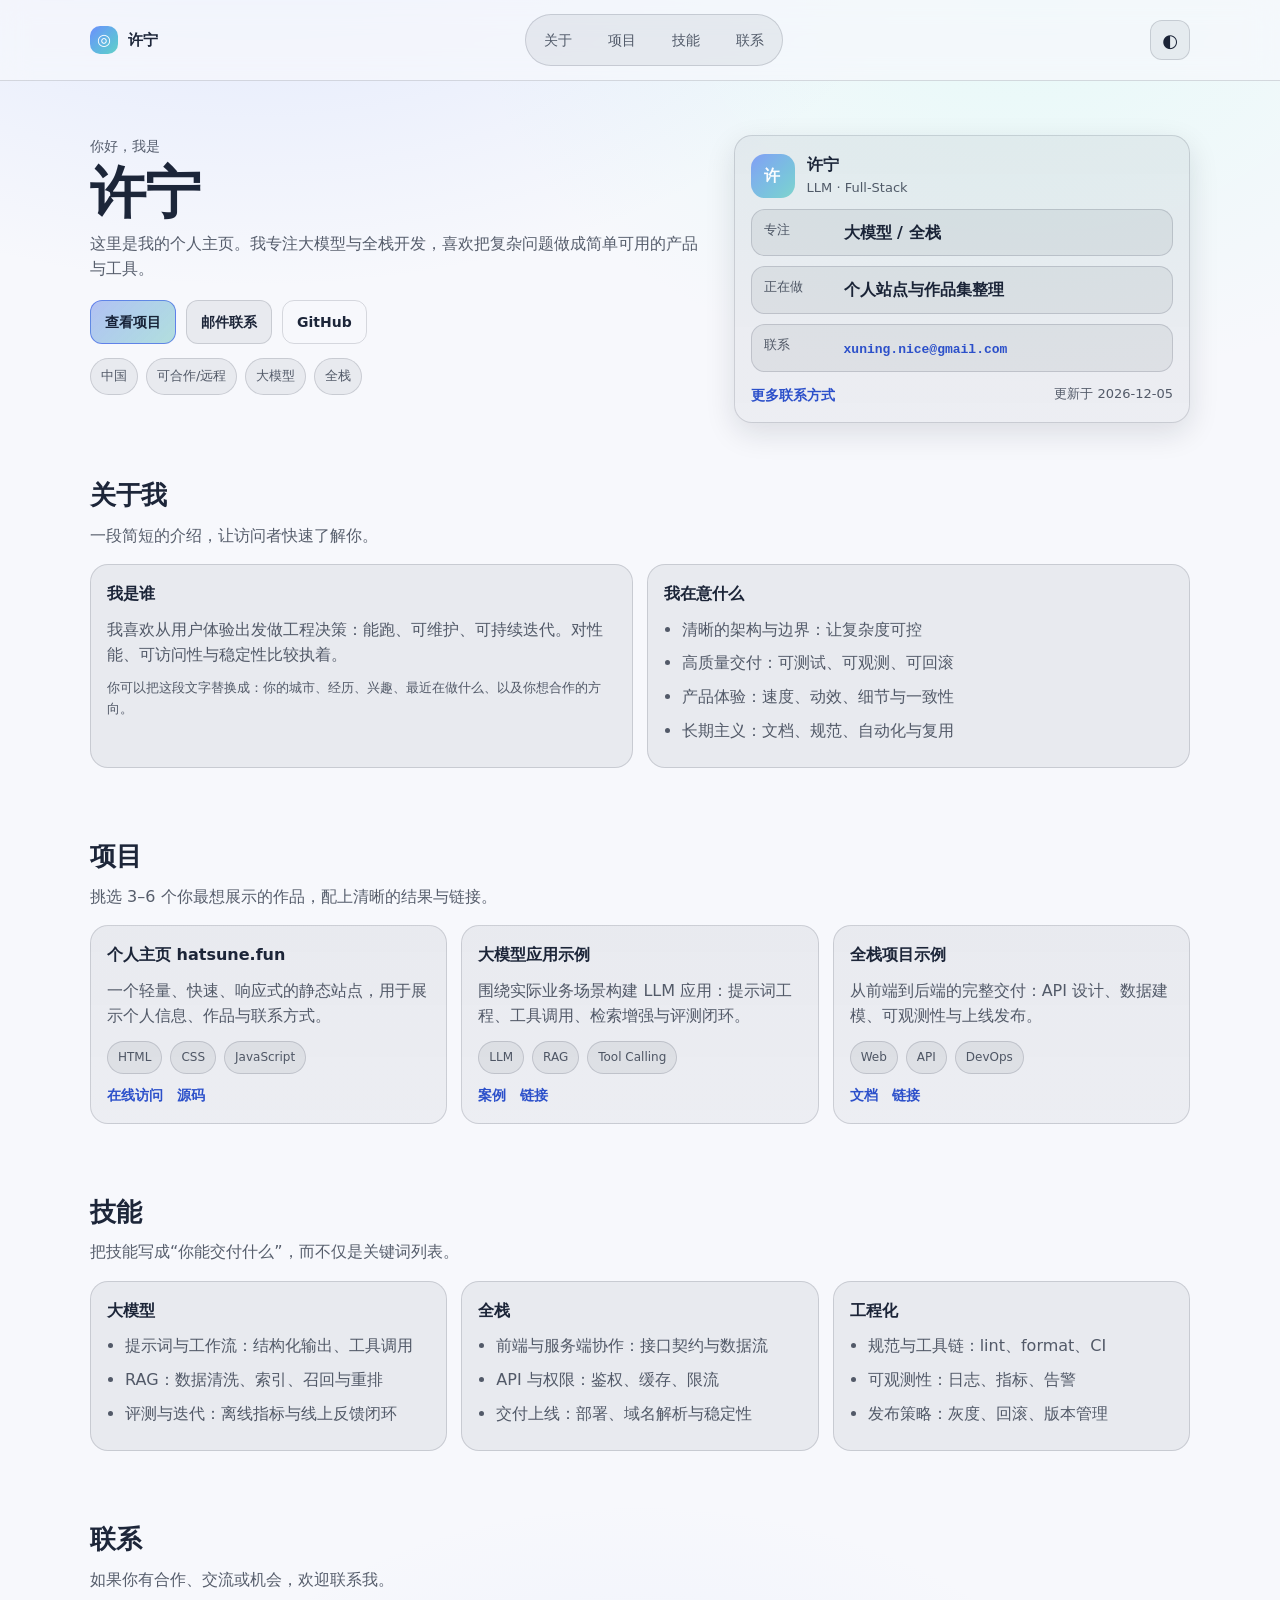
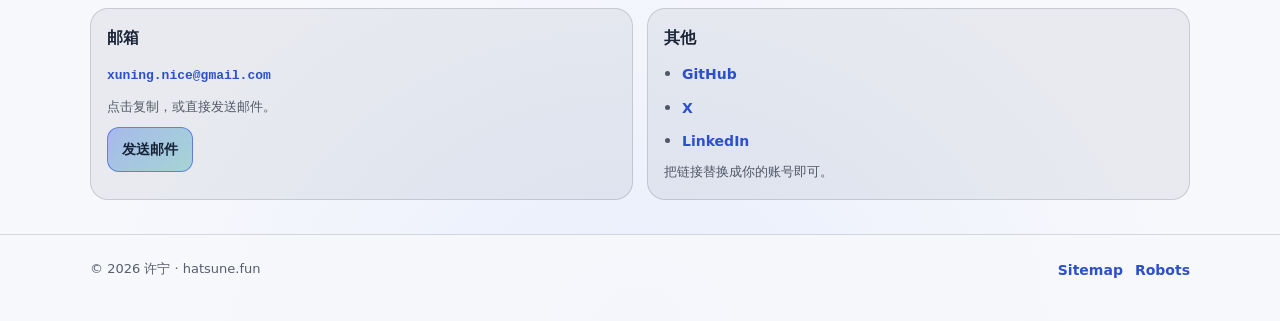
<file: index.html>
<!doctype html>
<html lang="zh-CN">
  <head>
    <meta charset="utf-8" />
    <meta name="viewport" content="width=device-width, initial-scale=1" />
    <meta name="color-scheme" content="light dark" />
    <meta name="theme-color" content="#0b1020" />
    <title>许宁 · 个人主页</title>
    <meta name="description" content="许宁的个人主页：大模型与全栈方向，自我介绍、项目与联系方式。" />
    <link rel="canonical" href="https://hatsune.fun/" />
    <link rel="icon" href="/favicon.svg" type="image/svg+xml" />
    <meta property="og:type" content="website" />
    <meta property="og:title" content="许宁 · 个人主页" />
    <meta property="og:description" content="大模型与全栈方向：自我介绍、项目与联系方式。" />
    <meta property="og:url" content="https://hatsune.fun/" />
    <meta property="og:site_name" content="hatsune.fun" />
    <meta name="twitter:card" content="summary" />
    <link rel="preload" href="/assets/styles.css" as="style" />
    <link rel="stylesheet" href="/assets/styles.css" />
  </head>
  <body>
    <a class="skip-link" href="#main">跳到正文</a>

    <header class="site-header">
      <div class="container header-inner">
        <a class="brand" href="/" aria-label="返回首页">
          <span class="brand-mark" aria-hidden="true">◎</span>
          <span class="brand-text">许宁</span>
        </a>

        <nav class="nav" aria-label="主导航">
          <a href="#about">关于</a>
          <a href="#projects">项目</a>
          <a href="#skills">技能</a>
          <a href="#contact">联系</a>
        </nav>

        <div class="header-actions">
          <button
            class="icon-button menu-button"
            type="button"
            data-nav-toggle
            aria-label="打开菜单"
            aria-controls="mobile-nav"
            aria-expanded="false"
            title="菜单"
          >
            <span class="icon" aria-hidden="true">≡</span>
          </button>
          <button class="icon-button" type="button" data-theme-toggle aria-label="切换主题" title="切换主题">
            <span class="icon" aria-hidden="true">◐</span>
          </button>
        </div>
      </div>

      <div class="nav-drawer" id="mobile-nav" data-nav-drawer hidden>
        <button class="nav-backdrop" type="button" data-nav-close aria-label="关闭菜单"></button>
        <div class="nav-sheet" role="dialog" aria-modal="true" aria-label="站点导航">
          <div class="nav-sheet-head">
            <div class="nav-sheet-title">导航</div>
            <button class="icon-button" type="button" data-nav-close aria-label="关闭菜单" title="关闭">
              <span class="icon" aria-hidden="true">×</span>
            </button>
          </div>
          <nav class="nav-sheet-links" aria-label="移动端导航">
            <a href="#about" data-nav-link>关于</a>
            <a href="#projects" data-nav-link>项目</a>
            <a href="#skills" data-nav-link>技能</a>
            <a href="#contact" data-nav-link>联系</a>
          </nav>
          <div class="nav-sheet-actions">
            <a class="button primary" href="#projects" data-nav-link>查看项目</a>
            <a class="button" href="mailto:me@hatsune.fun">邮件联系</a>
          </div>
        </div>
      </div>
    </header>

    <main id="main">
      <section class="hero">
        <div class="container hero-inner">
          <div class="hero-copy">
            <p class="eyebrow">你好，我是</p>
            <h1 class="hero-title">许宁</h1>
            <p class="hero-subtitle">
              这里是我的个人主页。我专注大模型与全栈开发，喜欢把复杂问题做成简单可用的产品与工具。
            </p>

            <div class="cta-row">
              <a class="button primary" href="#projects">查看项目</a>
              <a class="button" href="mailto:xuning.nice@gmail.com">邮件联系</a>
              <a class="button ghost" href="https://github.com/XEN-XUNING" rel="noreferrer" target="_blank">GitHub</a>
            </div>

            <div class="meta-row">
              <span class="pill">中国</span>
              <span class="pill">可合作/远程</span>
              <span class="pill">大模型</span>
              <span class="pill">全栈</span>
            </div>
          </div>

          <div class="hero-card" aria-label="个人名片">
            <div class="card">
              <div class="card-header">
                <div class="avatar" aria-hidden="true">许</div>
                <div>
                  <div class="card-title">许宁</div>
                  <div class="card-subtitle">LLM · Full-Stack</div>
                </div>
              </div>
              <dl class="kv">
                <div>
                  <dt>专注</dt>
                  <dd>大模型 / 全栈</dd>
                </div>
                <div>
                  <dt>正在做</dt>
                  <dd>个人站点与作品集整理</dd>
                </div>
                <div>
                  <dt>联系</dt>
                  <dd>
                    <button class="link-button" type="button" data-copy="xuning.nice@gmail.com" aria-label="复制邮箱">
                      xuning.nice@gmail.com
                    </button>
                  </dd>
                </div>
              </dl>
              <div class="card-footer">
                <a class="text-link" href="#contact">更多联系方式</a>
                <span class="muted" data-last-updated>更新于 2026-06-09</span>
              </div>
            </div>
          </div>
        </div>
      </section>

      <section id="about" class="section">
        <div class="container">
          <div class="section-head">
            <h2>关于我</h2>
            <p>一段简短的介绍，让访问者快速了解你。</p>
          </div>

          <div class="grid-2">
            <div class="panel">
              <h3>我是谁</h3>
              <p>
                我喜欢从用户体验出发做工程决策：能跑、可维护、可持续迭代。对性能、可访问性与稳定性比较执着。
              </p>
              <p class="muted">
                你可以把这段文字替换成：你的城市、经历、兴趣、最近在做什么、以及你想合作的方向。
              </p>
            </div>

            <div class="panel">
              <h3>我在意什么</h3>
              <ul class="list">
                <li>清晰的架构与边界：让复杂度可控</li>
                <li>高质量交付：可测试、可观测、可回滚</li>
                <li>产品体验：速度、动效、细节与一致性</li>
                <li>长期主义：文档、规范、自动化与复用</li>
              </ul>
            </div>
          </div>
        </div>
      </section>

      <section id="projects" class="section">
        <div class="container">
          <div class="section-head">
            <h2>项目</h2>
            <p>挑选 3–6 个你最想展示的作品，配上清晰的结果与链接。</p>
          </div>

          <div class="cards">
            <article class="project-card">
              <h3>个人主页 hatsune.fun</h3>
              <p>一个轻量、快速、响应式的静态站点，用于展示个人信息、作品与联系方式。</p>
              <div class="tags">
                <span class="tag">HTML</span>
                <span class="tag">CSS</span>
                <span class="tag">JavaScript</span>
              </div>
              <div class="card-actions">
                <a class="text-link" href="/">在线访问</a>
                <a class="text-link" href="https://github.com/XEN-XUNING/XEN-XUNING.github.io" rel="noreferrer" target="_blank">源码</a>
              </div>
            </article>

            <article class="project-card">
              <h3>大模型应用示例</h3>
              <p>围绕实际业务场景构建 LLM 应用：提示词工程、工具调用、检索增强与评测闭环。</p>
              <div class="tags">
                <span class="tag">LLM</span>
                <span class="tag">RAG</span>
                <span class="tag">Tool Calling</span>
              </div>
              <div class="card-actions">
                <a class="text-link" href="#" aria-disabled="true">案例</a>
                <a class="text-link" href="#" aria-disabled="true">链接</a>
              </div>
            </article>

            <article class="project-card">
              <h3>全栈项目示例</h3>
              <p>从前端到后端的完整交付：API 设计、数据建模、可观测性与上线发布。</p>
              <div class="tags">
                <span class="tag">Web</span>
                <span class="tag">API</span>
                <span class="tag">DevOps</span>
              </div>
              <div class="card-actions">
                <a class="text-link" href="#" aria-disabled="true">文档</a>
                <a class="text-link" href="#" aria-disabled="true">链接</a>
              </div>
            </article>
          </div>
        </div>
      </section>

      <section id="skills" class="section">
        <div class="container">
          <div class="section-head">
            <h2>技能</h2>
            <p>把技能写成“你能交付什么”，而不仅是关键词列表。</p>
          </div>

          <div class="grid-3">
            <div class="panel">
              <h3>大模型</h3>
              <ul class="list">
                <li>提示词与工作流：结构化输出、工具调用</li>
                <li>RAG：数据清洗、索引、召回与重排</li>
                <li>评测与迭代：离线指标与线上反馈闭环</li>
              </ul>
            </div>
            <div class="panel">
              <h3>全栈</h3>
              <ul class="list">
                <li>前端与服务端协作：接口契约与数据流</li>
                <li>API 与权限：鉴权、缓存、限流</li>
                <li>交付上线：部署、域名解析与稳定性</li>
              </ul>
            </div>
            <div class="panel">
              <h3>工程化</h3>
              <ul class="list">
                <li>规范与工具链：lint、format、CI</li>
                <li>可观测性：日志、指标、告警</li>
                <li>发布策略：灰度、回滚、版本管理</li>
              </ul>
            </div>
          </div>
        </div>
      </section>

      <section id="contact" class="section">
        <div class="container">
          <div class="section-head">
            <h2>联系</h2>
            <p>如果你有合作、交流或机会，欢迎联系我。</p>
          </div>

          <div class="grid-2">
            <div class="panel">
              <h3>邮箱</h3>
              <p>
                <button class="link-button" type="button" data-copy="xuning.nice@gmail.com">xuning.nice@gmail.com</button>
              </p>
              <p class="muted">点击复制，或直接发送邮件。</p>
              <div class="card-actions">
                <a class="button primary" href="mailto:xuning.nice@gmail.com">发送邮件</a>
              </div>
            </div>

            <div class="panel">
              <h3>其他</h3>
              <ul class="list">
                <li><a class="text-link" href="https://github.com/XEN-XUNING" rel="noreferrer" target="_blank">GitHub</a></li>
                <li><a class="text-link" href="https://x.com/" rel="noreferrer" target="_blank">X</a></li>
                <li><a class="text-link" href="https://www.linkedin.com/" rel="noreferrer" target="_blank">LinkedIn</a></li>
              </ul>
              <p class="muted">把链接替换成你的账号即可。</p>
            </div>
          </div>
        </div>
      </section>
    </main>

    <footer class="site-footer">
      <div class="container footer-inner">
        <div class="muted">© <span data-year></span> 许宁 · hatsune.fun</div>
        <div class="footer-links">
          <a class="text-link" href="/sitemap.xml">Sitemap</a>
          <a class="text-link" href="/robots.txt">Robots</a>
        </div>
      </div>
    </footer>

    <div class="toast" role="status" aria-live="polite" aria-atomic="true" hidden data-toast></div>

    <script src="/assets/main.js" defer></script>
  </body>
</html>
</file>
<file: assets/styles.css>
:root{
  --bg: #0b1020;
  --panel: rgba(255,255,255,.06);
  --panel-2: rgba(255,255,255,.08);
  --text: rgba(255,255,255,.92);
  --muted: rgba(255,255,255,.68);
  --border: rgba(255,255,255,.12);
  --shadow: 0 10px 30px rgba(0,0,0,.25);
  --accent: #86a8ff;
  --accent-2: #9effe5;
  --danger: #ff6b6b;
  --radius: 18px;
  --radius-sm: 12px;
  --container: 1100px;
  --ring: 0 0 0 4px color-mix(in srgb, var(--accent) 35%, transparent);
  --font: ui-sans-serif, system-ui, -apple-system, BlinkMacSystemFont, "Segoe UI", "PingFang SC", "Hiragino Sans GB", "Microsoft YaHei", Arial, sans-serif;
  --mono: ui-monospace, SFMono-Regular, Menlo, Monaco, Consolas, "Liberation Mono", monospace;
}

:root[data-theme="light"]{
  --bg: #f7f8fc;
  --panel: rgba(10,20,40,.06);
  --panel-2: rgba(10,20,40,.08);
  --text: rgba(10,20,40,.92);
  --muted: rgba(10,20,40,.68);
  --border: rgba(10,20,40,.14);
  --shadow: 0 10px 30px rgba(15,25,40,.12);
  --accent: #315efb;
  --accent-2: #0fb7a2;
}

*{ box-sizing: border-box; }
html{ scroll-behavior: smooth; }
body{
  margin: 0;
  font-family: var(--font);
  color: var(--text);
  -webkit-font-smoothing: antialiased;
  -moz-osx-font-smoothing: grayscale;
  background:
    radial-gradient(1200px 800px at 20% -10%, rgba(134,168,255,.25), transparent 60%),
    radial-gradient(1000px 700px at 80% 0%, rgba(158,255,229,.18), transparent 55%),
    radial-gradient(900px 700px at 50% 100%, rgba(134,168,255,.12), transparent 60%),
    var(--bg);
  min-height: 100vh;
  line-height: 1.6;
}

a{ color: inherit; text-decoration: none; }
button{ font-family: inherit; }
::selection{ background: color-mix(in srgb, var(--accent) 30%, transparent); }

:focus-visible{
  outline: none;
  box-shadow: var(--ring);
  border-radius: 10px;
}

.container{
  width: min(var(--container), calc(100% - 40px));
  margin: 0 auto;
}

.skip-link{
  position: absolute;
  left: 12px;
  top: 12px;
  padding: 10px 12px;
  background: var(--panel-2);
  border: 1px solid var(--border);
  border-radius: 999px;
  box-shadow: var(--shadow);
  transform: translateY(-200%);
  transition: transform .2s ease;
  z-index: 1000;
}
.skip-link:focus{ transform: translateY(0); outline: none; }

.site-header{
  position: sticky;
  top: 0;
  z-index: 100;
  backdrop-filter: blur(14px);
  background: color-mix(in srgb, var(--bg) 70%, transparent);
  border-bottom: 1px solid var(--border);
}

.header-inner{
  display: flex;
  align-items: center;
  gap: 16px;
  justify-content: space-between;
  padding: 14px 0;
}

.brand{
  display: inline-flex;
  align-items: center;
  gap: 10px;
  font-weight: 700;
  letter-spacing: .2px;
}

.brand-mark{
  width: 28px;
  height: 28px;
  display: inline-grid;
  place-items: center;
  border-radius: 10px;
  background: linear-gradient(135deg, color-mix(in srgb, var(--accent) 70%, transparent), color-mix(in srgb, var(--accent-2) 60%, transparent));
  color: rgba(255,255,255,.96);
}

.brand-text{ font-size: 15px; }

.nav{
  display: flex;
  align-items: center;
  gap: 12px;
  padding: 6px;
  border: 1px solid var(--border);
  border-radius: 999px;
  background: var(--panel);
}
.nav a{
  padding: 8px 12px;
  border-radius: 999px;
  color: var(--muted);
  font-size: 14px;
}
.nav a:hover{ background: var(--panel-2); color: var(--text); }

.header-actions{ display: flex; align-items: center; gap: 10px; }

.icon-button{
  width: 40px;
  height: 40px;
  border-radius: 12px;
  background: var(--panel);
  border: 1px solid var(--border);
  color: var(--text);
  display: inline-grid;
  place-items: center;
  cursor: pointer;
}
.icon-button:hover{ background: var(--panel-2); }
.icon{ font-size: 18px; }
.menu-button{ display: none; }

.nav-drawer{
  position: fixed;
  inset: 0;
  z-index: 200;
}
.nav-backdrop{
  position: absolute;
  inset: 0;
  border: 0;
  background: rgba(0,0,0,.42);
  backdrop-filter: blur(4px);
  cursor: pointer;
}
.nav-sheet{
  position: absolute;
  top: 10px;
  right: 10px;
  width: min(420px, calc(100% - 20px));
  border-radius: var(--radius);
  border: 1px solid var(--border);
  background: color-mix(in srgb, var(--bg) 78%, transparent);
  box-shadow: var(--shadow);
  padding: 14px;
}
.nav-sheet-head{
  display: flex;
  align-items: center;
  justify-content: space-between;
  gap: 10px;
  padding-bottom: 10px;
  border-bottom: 1px solid var(--border);
}
.nav-sheet-title{ font-weight: 800; letter-spacing: -0.2px; }
.nav-sheet-links{
  display: grid;
  gap: 10px;
  padding: 12px 0;
}
.nav-sheet-links a{
  padding: 12px 12px;
  border-radius: 14px;
  border: 1px solid var(--border);
  background: var(--panel);
  color: var(--text);
  font-weight: 700;
}
.nav-sheet-links a:hover{ background: var(--panel-2); }
.nav-sheet-actions{
  display: grid;
  grid-template-columns: 1fr 1fr;
  gap: 10px;
  padding-top: 10px;
  border-top: 1px solid var(--border);
}

.hero{
  padding: 54px 0 18px;
}

.hero-inner{
  display: grid;
  grid-template-columns: 1.15fr .85fr;
  gap: 26px;
  align-items: start;
}

.eyebrow{
  margin: 0;
  color: var(--muted);
  font-size: 14px;
}

.hero-title{
  margin: 6px 0 8px;
  font-size: clamp(40px, 5vw, 56px);
  letter-spacing: -0.6px;
  line-height: 1.05;
}

.hero-subtitle{
  margin: 0 0 18px;
  color: var(--muted);
  font-size: 16px;
  max-width: 60ch;
}

.cta-row{
  display: flex;
  flex-wrap: wrap;
  gap: 10px;
  margin-bottom: 14px;
}

.button{
  display: inline-flex;
  align-items: center;
  justify-content: center;
  gap: 8px;
  padding: 10px 14px;
  border-radius: 12px;
  border: 1px solid var(--border);
  background: var(--panel);
  color: var(--text);
  font-weight: 600;
  font-size: 14px;
  transition: transform .15s ease, background .15s ease, border-color .15s ease;
}
.button:hover{ background: var(--panel-2); transform: translateY(-1px); }
.button.primary{
  border-color: color-mix(in srgb, var(--accent) 55%, var(--border));
  background: linear-gradient(135deg, color-mix(in srgb, var(--accent) 30%, var(--panel)), color-mix(in srgb, var(--accent-2) 24%, var(--panel)));
}
.button.ghost{ background: transparent; }

.meta-row{
  display: flex;
  flex-wrap: wrap;
  gap: 8px;
  margin-top: 4px;
}
.pill{
  padding: 7px 10px;
  border-radius: 999px;
  border: 1px solid var(--border);
  background: var(--panel);
  color: var(--muted);
  font-size: 13px;
}

.hero-card .card{
  border-radius: var(--radius);
  border: 1px solid var(--border);
  background: linear-gradient(180deg, var(--panel), color-mix(in srgb, var(--panel) 75%, transparent));
  box-shadow: var(--shadow);
  padding: 16px;
}
.card-header{
  display: flex;
  align-items: center;
  gap: 12px;
  margin-bottom: 10px;
}
.avatar{
  width: 44px;
  height: 44px;
  border-radius: 14px;
  display: inline-grid;
  place-items: center;
  background: linear-gradient(135deg, color-mix(in srgb, var(--accent) 55%, transparent), color-mix(in srgb, var(--accent-2) 45%, transparent));
  color: rgba(255,255,255,.96);
  font-weight: 800;
  letter-spacing: .2px;
}
.card-title{ font-weight: 800; }
.card-subtitle{ color: var(--muted); font-size: 13px; }

.kv{
  margin: 0;
  display: grid;
  gap: 10px;
}
.kv > div{
  display: grid;
  grid-template-columns: 70px 1fr;
  gap: 10px;
  padding: 10px 12px;
  border-radius: 14px;
  border: 1px solid var(--border);
  background: var(--panel);
}
.kv dt{ color: var(--muted); font-size: 13px; }
.kv dd{ margin: 0; font-weight: 600; }

.card-footer{
  margin-top: 12px;
  display: flex;
  justify-content: space-between;
  align-items: center;
  gap: 10px;
}

.section{
  padding: 34px 0;
}
.section-head{
  display: grid;
  gap: 6px;
  margin-bottom: 16px;
}
.section-head h2{
  margin: 0;
  font-size: 26px;
  letter-spacing: -0.4px;
}
.section-head p{
  margin: 0;
  color: var(--muted);
}

.grid-2{
  display: grid;
  grid-template-columns: 1fr 1fr;
  gap: 14px;
}
.grid-3{
  display: grid;
  grid-template-columns: 1fr 1fr 1fr;
  gap: 14px;
}

.panel{
  border-radius: var(--radius);
  border: 1px solid var(--border);
  background: var(--panel);
  padding: 16px;
  transition: transform .18s ease, background .18s ease, border-color .18s ease;
}
.panel h3{ margin: 0 0 10px; font-size: 16px; }
.panel p{ margin: 0 0 10px; color: var(--muted); }
.panel p:last-child{ margin-bottom: 0; }
.panel:hover{
  background: color-mix(in srgb, var(--panel) 82%, transparent);
  border-color: color-mix(in srgb, var(--accent) 18%, var(--border));
  transform: translateY(-2px);
}

.list{
  margin: 0;
  padding-left: 18px;
  color: var(--muted);
}
.list li{ margin: 8px 0; }

.cards{
  display: grid;
  grid-template-columns: repeat(3, minmax(0, 1fr));
  gap: 14px;
}
.project-card{
  border-radius: var(--radius);
  border: 1px solid var(--border);
  background: linear-gradient(180deg, var(--panel), color-mix(in srgb, var(--panel) 75%, transparent));
  padding: 16px;
  min-height: 190px;
  display: flex;
  flex-direction: column;
  gap: 10px;
  transition: transform .18s ease, border-color .18s ease, background .18s ease;
}
.project-card h3{ margin: 0; font-size: 16px; }
.project-card p{ margin: 0; color: var(--muted); }
.project-card:hover{
  border-color: color-mix(in srgb, var(--accent) 20%, var(--border));
  transform: translateY(-3px);
}

.tags{
  display: flex;
  flex-wrap: wrap;
  gap: 8px;
  margin-top: 2px;
}
.tag{
  padding: 6px 10px;
  border-radius: 999px;
  border: 1px solid var(--border);
  background: var(--panel);
  color: var(--muted);
  font-size: 12px;
}

.card-actions{
  margin-top: auto;
  display: flex;
  gap: 14px;
  align-items: center;
}

.text-link{
  color: color-mix(in srgb, var(--accent) 75%, var(--text));
  font-weight: 650;
  font-size: 14px;
}
.text-link:hover{ text-decoration: underline; }

.link-button{
  padding: 0;
  border: 0;
  background: transparent;
  color: color-mix(in srgb, var(--accent) 75%, var(--text));
  font-weight: 700;
  cursor: pointer;
  font-family: var(--mono);
  font-size: 13px;
}
.link-button:hover{ text-decoration: underline; }

.muted{ color: var(--muted); font-size: 13px; }

.site-footer{
  padding: 24px 0 40px;
  border-top: 1px solid var(--border);
  background: color-mix(in srgb, var(--bg) 85%, transparent);
}
.footer-inner{
  display: flex;
  align-items: center;
  justify-content: space-between;
  gap: 10px;
}
.footer-links{
  display: flex;
  gap: 12px;
  align-items: center;
}

.toast{
  position: fixed;
  left: 50%;
  bottom: 18px;
  transform: translateX(-50%);
  padding: 10px 12px;
  border-radius: 12px;
  border: 1px solid var(--border);
  background: color-mix(in srgb, var(--bg) 70%, transparent);
  box-shadow: var(--shadow);
  color: var(--text);
  backdrop-filter: blur(14px);
  max-width: min(520px, calc(100% - 24px));
}

@media (max-width: 920px){
  .hero-inner{ grid-template-columns: 1fr; }
  .cards{ grid-template-columns: 1fr; }
  .grid-3{ grid-template-columns: 1fr; }
  .grid-2{ grid-template-columns: 1fr; }
  .nav{ display: none; }
  .menu-button{ display: inline-grid; }
  .hero{ padding-top: 34px; }
  .nav-sheet-actions{ grid-template-columns: 1fr; }
}

@media (prefers-reduced-motion: reduce){
  html{ scroll-behavior: auto; }
  *{ transition: none !important; transform: none !important; }
}
</file>
